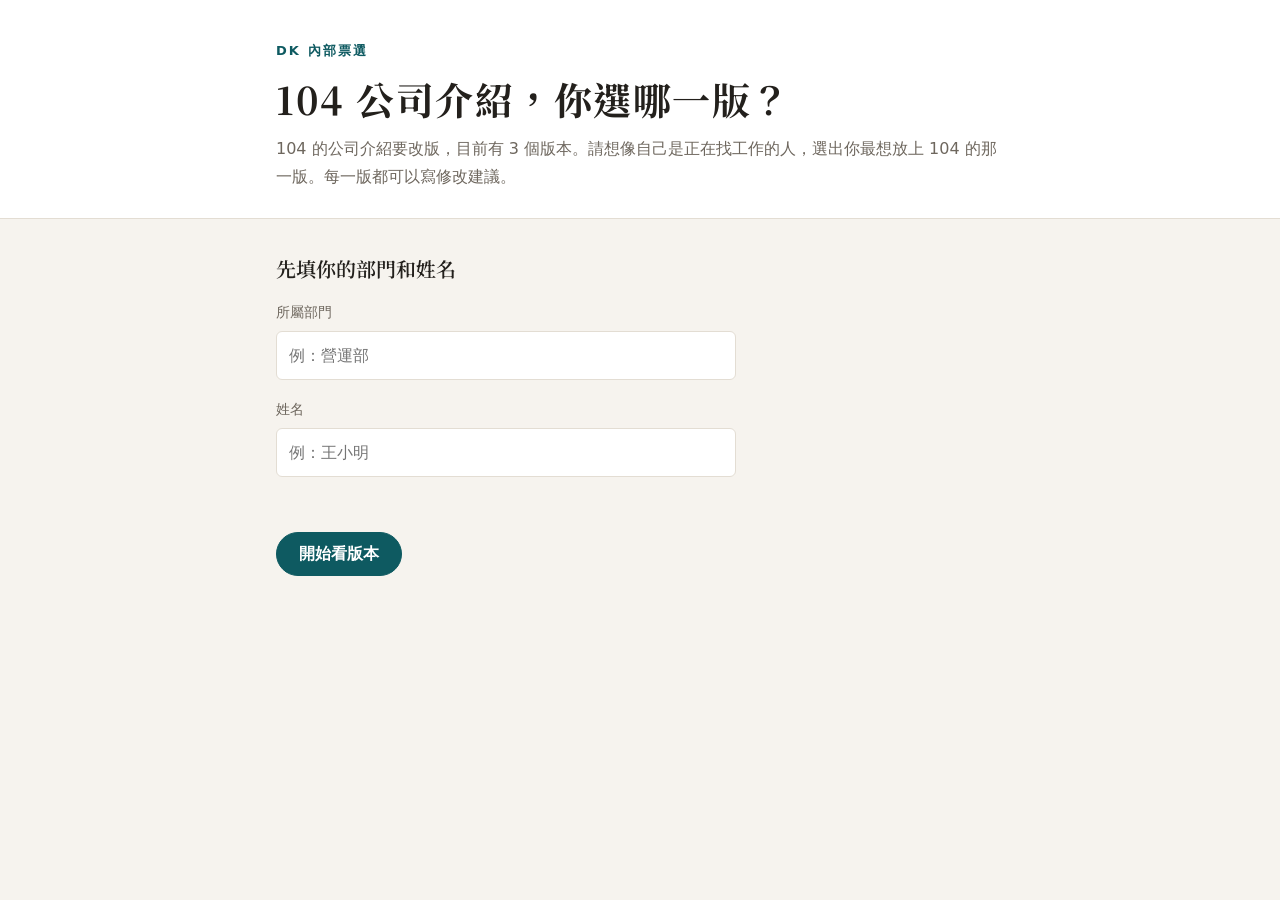
<file: index.html>
<!doctype html>
<html lang="zh-Hant">
<head>
<meta charset="utf-8">
<meta name="viewport" content="width=device-width,initial-scale=1">
<title>104 公司介紹票選</title>
<meta name="robots" content="noindex,nofollow">
<link rel="preconnect" href="https://fonts.googleapis.com">
<link rel="preconnect" href="https://fonts.gstatic.com" crossorigin>
<link rel="stylesheet" href="https://fonts.googleapis.com/css2?family=Noto+Serif+TC:wght@600;700&display=swap">
<link rel="stylesheet" href="style.css?v=2">
</head>
<body>

<header class="masthead">
  <div class="wrap">
    <p class="eyebrow">DK 內部票選</p>
    <h1>104 公司介紹，你選哪一版？</h1>
    <p class="lede">104 的公司介紹要改版，目前有 <span id="total">3</span> 個版本。請想像自己是正在找工作的人，選出你最想放上 104 的那一版。每一版都可以寫修改建議。</p>
  </div>
</header>

<main>
  <!-- 步驟一：部門／姓名 -->
  <section id="step-who" class="wrap narrow">
    <form id="who-form" class="who" novalidate>
      <h2>先填你的部門和姓名</h2>
      <label class="field" for="dept">
        <span>所屬部門</span>
        <input type="text" id="dept" name="dept" autocomplete="organization-title" maxlength="40" placeholder="例：營運部" required>
      </label>
      <label class="field" for="name">
        <span>姓名</span>
        <input type="text" id="name" name="name" autocomplete="name" maxlength="40" placeholder="例：王小明" required>
      </label>
      <p class="form-msg" id="who-msg" role="alert"></p>
      <div><button class="btn" type="submit">開始看版本</button></div>
    </form>
  </section>

  <!-- 步驟二：讀版本、投票 -->
  <section id="step-vote" hidden>
    <div class="votebar">
      <div class="wrap">
        <div class="voter"><span class="muted">投票人</span><strong id="voter-label"></strong><button type="button" class="linkish" id="edit-who">修改</button></div>
        <div class="count" id="pick-status">還沒選</div>
        <button type="button" class="btn" id="submit-top">送出投票</button>
        <p class="bar-hint" id="bar-hint" role="status"></p>
      </div>
    </div>

    <div class="wrap narrow">
      <p class="howto">三個版本的順序每個人看到的不一樣，請每版都讀完再決定。看完按「選這版」，修改建議可以寫在任何一版下面，不一定要是你選的那版。填到一半關掉也沒關係，這台電腦會記住你填過的內容。</p>

      <nav class="jump" aria-label="跳到版本" id="jump"></nav>

      <details class="current">
        <summary>對照：目前 104 上的版本（不列入投票）</summary>
        <div id="current"></div>
      </details>

      <ol class="versions" id="versions"></ol>

      <section class="submit-panel" aria-labelledby="submit-title">
        <h2 id="submit-title">確認後送出</h2>
        <label class="note" for="overall">
          <span>整體建議（選填）</span>
        </label>
        <textarea id="overall" maxlength="2000"></textarea>
        <div id="summary"></div>
        <p class="form-msg" id="submit-msg" role="alert"></p>
        <div><button type="button" class="btn" id="submit-bottom">送出投票</button></div>
      </section>
    </div>
  </section>

  <!-- 步驟三：送出完成 -->
  <section id="step-done" class="wrap narrow" hidden>
    <div class="done">
      <p class="ok">已收到你的投票，謝謝！</p>
      <h2>你這次送出的內容</h2>
      <div id="done-summary"></div>
      <p class="muted">想改的話可以回去修改後再送一次，我們只會算你最後一次送出的版本。</p>
      <div class="row"><a class="btn" href="board.html">看目前票選結果</a><button type="button" class="btn ghost" id="back-to-vote">回去修改</button></div>
    </div>
  </section>
</main>

<script src="config.js?v=2"></script>
<script src="versions.js?v=2"></script>
<script src="common.js?v=2"></script>
<script src="app.js?v=2"></script>
</body>
</html>
</file>
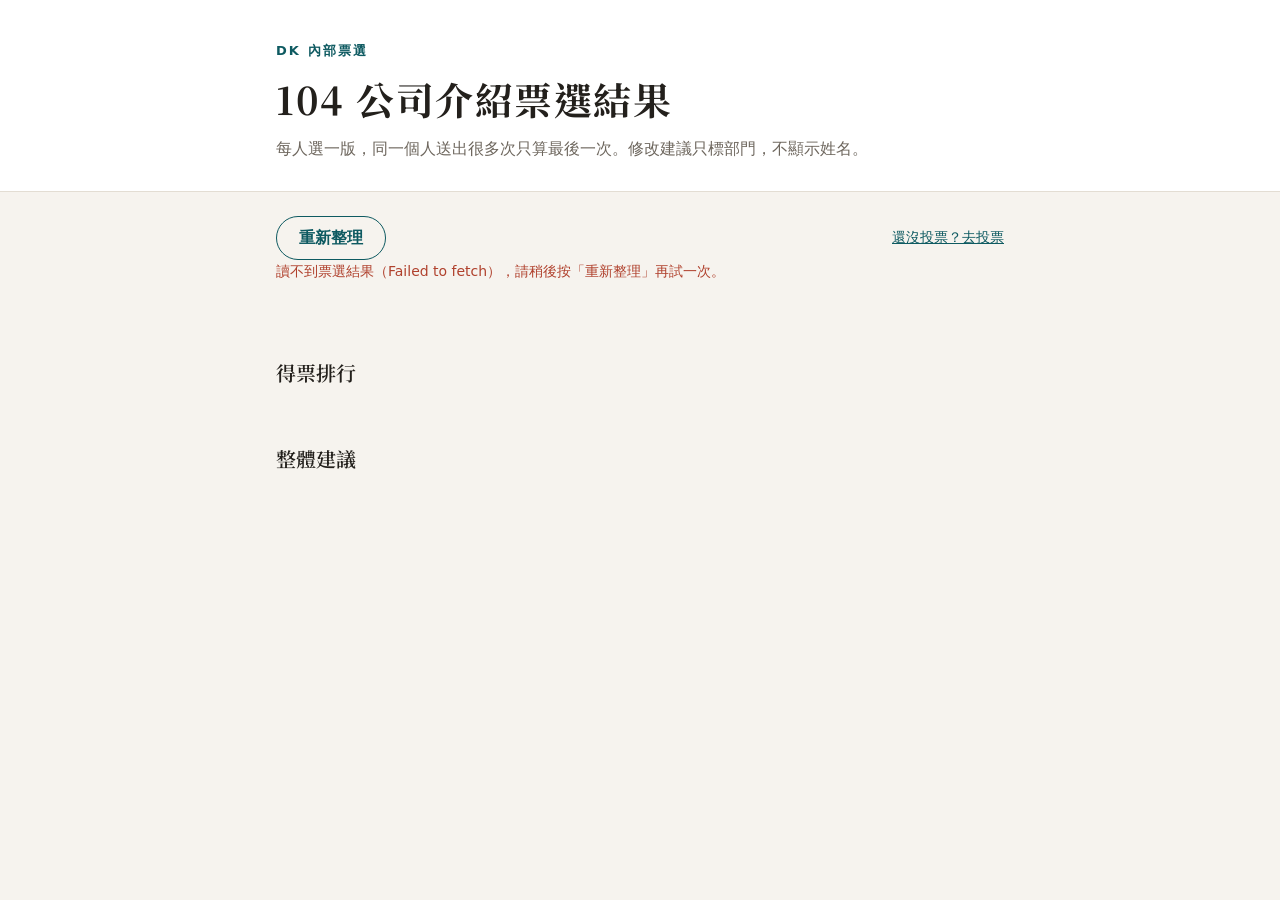
<file: board.html>
<!doctype html>
<html lang="zh-Hant">
<head>
<meta charset="utf-8">
<meta name="viewport" content="width=device-width,initial-scale=1">
<title>104 公司介紹票選結果</title>
<meta name="robots" content="noindex,nofollow">
<link rel="preconnect" href="https://fonts.googleapis.com">
<link rel="preconnect" href="https://fonts.gstatic.com" crossorigin>
<link rel="stylesheet" href="https://fonts.googleapis.com/css2?family=Noto+Serif+TC:wght@600;700&display=swap">
<link rel="stylesheet" href="style.css?v=2">
</head>
<body>

<header class="masthead">
  <div class="wrap">
    <p class="eyebrow">DK 內部票選</p>
    <h1>104 公司介紹票選結果</h1>
    <p class="lede">每人選一版，同一個人送出很多次只算最後一次。修改建議只標部門，不顯示姓名。</p>
  </div>
</header>

<main class="wrap narrow">
  <div class="row board-tools">
    <button type="button" class="btn ghost" id="refresh">重新整理</button>
    <span class="muted" id="updated">讀取中…</span>
    <a class="board-link" href="./">還沒投票？去投票</a>
  </div>
  <p class="form-msg" id="board-msg" role="alert"></p>

  <div class="stats" id="stats"></div>
  <ul class="chips" id="depts"></ul>

  <h2 class="section-title">得票排行</h2>
  <ol class="rank" id="rank"></ol>

  <section class="overall-block">
    <h2 class="section-title">整體建議</h2>
    <div class="notes" id="overall" style="border-top:0"></div>
  </section>
</main>

<script src="config.js?v=2"></script>
<script src="versions.js?v=2"></script>
<script src="common.js?v=2"></script>
<script src="board.js?v=2"></script>
</body>
</html>
</file>
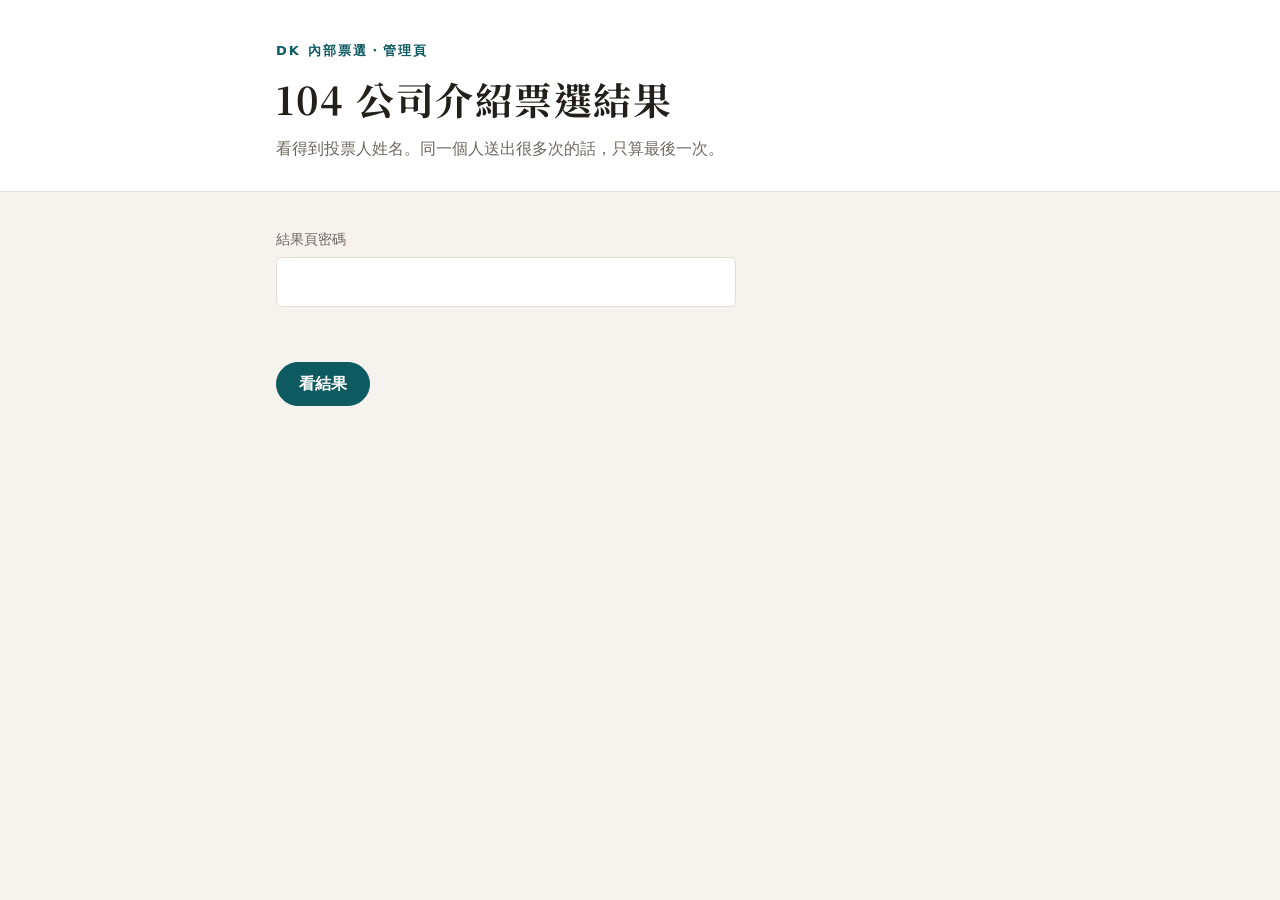
<file: results.html>
<!doctype html>
<html lang="zh-Hant">
<head>
<meta charset="utf-8">
<meta name="viewport" content="width=device-width,initial-scale=1">
<title>票選結果管理頁</title>
<meta name="robots" content="noindex,nofollow">
<link rel="preconnect" href="https://fonts.googleapis.com">
<link rel="preconnect" href="https://fonts.gstatic.com" crossorigin>
<link rel="stylesheet" href="https://fonts.googleapis.com/css2?family=Noto+Serif+TC:wght@600;700&display=swap">
<link rel="stylesheet" href="style.css?v=2">
</head>
<body>

<header class="masthead">
  <div class="wrap">
    <p class="eyebrow">DK 內部票選・管理頁</p>
    <h1>104 公司介紹票選結果</h1>
    <p class="lede">看得到投票人姓名。同一個人送出很多次的話，只算最後一次。</p>
  </div>
</header>

<main class="wrap narrow">
  <form id="pw-form" class="who" novalidate>
    <label class="field" for="pw">
      <span>結果頁密碼</span>
      <input type="password" id="pw" autocomplete="current-password" required>
    </label>
    <p class="form-msg" id="pw-msg" role="alert"></p>
    <div><button class="btn" type="submit">看結果</button></div>
  </form>

  <section id="results" hidden>
    <div class="row board-tools">
      <button type="button" class="btn ghost" id="refresh">重新整理</button>
      <span class="muted" id="updated"></span>
    </div>
    <div class="stats" id="stats"></div>
    <ul class="chips" id="depts"></ul>

    <h2 class="section-title">得票排行與建議</h2>
    <ol class="rank" id="rank"></ol>

    <h2 class="section-title">整體建議</h2>
    <div class="notes" id="overall" style="border-top:0"></div>

    <h2 class="section-title">投票名單</h2>
    <p class="muted" style="margin:6px 0 0">依最後一次送出時間排序，新的在上面。</p>
    <div class="table-scroll" style="margin-bottom:72px">
      <table class="roster">
        <thead><tr><th>送出時間</th><th>部門</th><th>姓名</th><th>選的版本</th><th>建議</th></tr></thead>
        <tbody id="roster"></tbody>
      </table>
    </div>
  </section>
</main>

<script src="config.js?v=2"></script>
<script src="versions.js?v=2"></script>
<script src="common.js?v=2"></script>
<script src="results.js?v=2"></script>
</body>
</html>
</file>
<file: style.css>
/* 版面概念：像攤在桌上的三份文稿。米白紙底、深墨字，墨綠只用在「已選」和可以按的地方。
   內文寬度壓在一行約 36 個中文字，方便大家真的把每一版讀完。 */
:root {
  --paper: #f6f3ee;
  --card: #ffffff;
  --line: #e3ddd3;
  --ink: #23201c;
  --muted: #6e675e;
  --accent: #0e5a61;
  --accent-soft: #e2efee;
  --warn: #b0412d;
  --ok: #2f7a4f;
  --font-display: "Noto Serif TC", "Songti TC", "PMingLiU", serif;
  --font-body: "PingFang TC", "Microsoft JhengHei", "Noto Sans TC", system-ui, sans-serif;
  color-scheme: light;
}

* { box-sizing: border-box; }
html { -webkit-text-size-adjust: 100%; scroll-padding-top: 76px; }
body { margin: 0; background: var(--paper); color: var(--ink); font: 16px/1.7 var(--font-body); }
.wrap { max-width: 1080px; margin: 0 auto; padding-inline: 16px; }
.wrap.narrow { max-width: 760px; }
.muted { color: var(--muted); }

/* ── 標頭 ── */
.masthead { padding-block: 40px 28px; border-bottom: 1px solid var(--line); background: var(--card); }
.masthead .wrap { max-width: 760px; }
.eyebrow { font-size: 13px; letter-spacing: .16em; color: var(--accent); margin: 0 0 12px; font-weight: 600; }
.masthead h1 { font: 700 clamp(26px, 5vw, 38px)/1.3 var(--font-display); letter-spacing: .04em; margin: 0 0 12px; text-wrap: balance; }
.lede { color: var(--muted); margin: 0; }

/* ── 表單 ── */
.who { max-width: 460px; margin-block: 36px 64px; display: grid; gap: 18px; }
.who h2 { font: 600 20px/1.4 var(--font-display); margin: 0; }
.field { display: grid; gap: 6px; }
.field span, .note span { font-size: 14px; color: var(--muted); }
input[type="text"], input[type="password"], textarea {
  width: 100%; background: var(--card); color: var(--ink);
  border: 1px solid var(--line); border-radius: 6px; padding: 10px 12px; font: inherit;
}
textarea { min-height: 84px; resize: vertical; font-size: 15px; }
input:focus-visible, textarea:focus-visible, button:focus-visible, summary:focus-visible, a:focus-visible {
  outline: 2px solid var(--accent); outline-offset: 2px;
}
.btn {
  appearance: none; border: 1px solid var(--accent); background: var(--accent); color: #fff;
  font: 600 16px/1 var(--font-body); padding: 13px 22px; border-radius: 999px; cursor: pointer;
}
a.btn { display: inline-block; text-decoration: none; }
.btn:disabled { opacity: .45; cursor: not-allowed; }
.btn.ghost { background: transparent; color: var(--accent); }
.form-msg { min-height: 1.4em; margin: 0; font-size: 14px; color: var(--warn); }
.row { display: flex; flex-wrap: wrap; gap: 10px; }

/* ── 黏在頂端的投票列 ── */
.votebar {
  position: sticky; top: 0; z-index: 5;
  background: color-mix(in srgb, var(--card) 94%, transparent);
  backdrop-filter: blur(8px); border-bottom: 1px solid var(--line);
}
.votebar .wrap { display: flex; flex-wrap: wrap; align-items: center; gap: 8px 16px; padding-block: 10px; max-width: 760px; }
.voter { display: flex; align-items: center; gap: 8px; min-width: 0; font-size: 15px; }
.voter strong { font-weight: 600; overflow-wrap: anywhere; }
.linkish { appearance: none; background: none; border: 0; padding: 0; color: var(--accent); font: inherit; font-size: 14px; cursor: pointer; text-decoration: underline; }
.count { margin-left: auto; font-size: 14px; color: var(--muted); }
.votebar .btn { padding: 10px 18px; font-size: 15px; }
.bar-hint { flex-basis: 100%; margin: 0; font-size: 13px; color: var(--warn); }
.bar-hint:empty { display: none; }
@media (max-width: 520px) {
  .voter .muted { display: none; }
  .votebar .btn { padding: 9px 14px; font-size: 14px; }
}

.howto { color: var(--muted); margin: 24px 0 16px; }

/* ── 跳轉列 ── */
.jump { display: flex; flex-wrap: wrap; gap: 8px; margin-bottom: 16px; }
.jump a {
  display: inline-flex; align-items: baseline; gap: 6px; text-decoration: none; color: var(--ink);
  background: var(--card); border: 1px solid var(--line); border-radius: 999px; padding: 6px 14px; font-size: 15px;
}
.jump a b { color: var(--accent); }
.jump a small { color: var(--muted); font-size: 12px; }

/* ── 目前 104 版（對照） ── */
.current { background: transparent; border: 1px dashed var(--line); border-radius: 10px; padding: 12px 16px; margin-bottom: 8px; }
.current summary { cursor: pointer; color: var(--muted); font-size: 15px; }
.current[open] summary { margin-bottom: 8px; }
.current .copy { color: var(--muted); }

/* ── 版本卡 ── */
.versions { list-style: none; margin: 20px 0 0; padding: 0; display: grid; gap: 28px; }
.version {
  background: var(--card); border: 1px solid var(--line); border-radius: 12px;
  padding: clamp(18px, 4vw, 32px); transition: border-color .15s, box-shadow .15s;
}
.version.is-picked { border-color: var(--accent); box-shadow: 0 0 0 2px var(--accent) inset; }
.version-head { display: flex; flex-wrap: wrap; align-items: center; gap: 6px 14px; padding-bottom: 14px; margin-bottom: 18px; border-bottom: 1px solid var(--line); }
.letter {
  display: inline-grid; place-items: center; width: 36px; height: 36px; border-radius: 50%;
  background: var(--accent-soft); color: var(--accent); font: 700 18px/1 var(--font-display);
}
.version.is-picked .letter { background: var(--accent); color: #fff; }
.version-head h2 { font: 600 21px/1.35 var(--font-display); margin: 0; }
.meta { font-size: 13px; color: var(--muted); font-variant-numeric: tabular-nums; margin: 0; }
.version-head .meta { margin-left: auto; }

.copy { font-size: 16px; line-height: 1.95; max-width: 36em; }
.copy p { margin: 0 0 .9em; }
.copy b { font-weight: 700; }
.copy .copy-b { font-weight: 700; }
.copy-h { font: 700 20px/1.5 var(--font-display); margin: 0 0 .8em; text-wrap: balance; }
.copy-h2 { font: 700 17px/1.5 var(--font-body); margin: 1.6em 0 .5em; color: var(--accent); }
.copy-h + .copy-h2, .copy > .copy-h2:first-child { margin-top: 0; }
.copy ul { margin: 0 0 .9em; padding-left: 1.3em; }
.copy li { margin-bottom: .35em; }

.version-foot { display: grid; gap: 10px; margin-top: 20px; padding-top: 18px; border-top: 1px solid var(--line); }
.pick {
  appearance: none; width: 100%; border: 1px solid var(--accent); background: transparent; color: var(--accent);
  font: 600 16px/1 var(--font-body); padding: 14px; border-radius: 8px; cursor: pointer;
}
.pick:hover { background: var(--accent-soft); }
.pick[aria-pressed="true"] { background: var(--accent); color: #fff; }
.note { display: grid; gap: 6px; }

/* ── 送出 ── */
.submit-panel { margin-block: 40px 72px; padding-top: 24px; border-top: 1px solid var(--line); display: grid; gap: 14px; }
.submit-panel h2, .done h2 { font: 600 20px/1.4 var(--font-display); margin: 0; }
.summary-list { margin: 0 0 6px; padding-left: 1.2em; color: var(--muted); }
.summary-list li { overflow-wrap: anywhere; white-space: pre-line; }
.summary-list b { color: var(--ink); font-weight: 600; }
.summary-quote { margin: 0; white-space: pre-line; color: var(--ink); overflow-wrap: anywhere; }
.done { margin-block: 40px 72px; display: grid; gap: 14px; }
.done .ok { color: var(--ok); font-weight: 600; margin: 0; }

/* ── 結果頁 ── */
.stats { display: flex; flex-wrap: wrap; gap: 12px 32px; margin: 28px 0 8px; }
.stat b { display: block; font: 700 32px/1.1 var(--font-display); font-variant-numeric: tabular-nums; }
.stat span { font-size: 13px; color: var(--muted); }
.chips { display: flex; flex-wrap: wrap; gap: 8px; margin: 8px 0 0; padding: 0; list-style: none; }
.chips li { background: var(--card); border: 1px solid var(--line); border-radius: 999px; padding: 3px 10px; font-size: 13px; color: var(--muted); }
.section-title { font: 600 20px/1.4 var(--font-display); margin: 40px 0 0; }
.board-tools { margin-top: 24px; align-items: center; }
.board-link { margin-left: auto; color: var(--accent); font-size: 14px; }

.rank { list-style: none; margin: 18px 0 0; padding: 0; display: grid; gap: 16px; }
.rank > li { background: var(--card); border: 1px solid var(--line); border-radius: 12px; padding: 18px 20px; display: grid; gap: 10px; }
.rank > li.is-top { border-color: var(--accent); }
.rank-head { display: flex; flex-wrap: wrap; align-items: center; gap: 6px 12px; }
.rank-pos { font: 700 15px/1 var(--font-body); color: var(--accent); }
.rank-head h3 { font: 600 19px/1.35 var(--font-display); margin: 0; }
.meter { display: flex; align-items: center; gap: 10px; }
.meter .bar { flex: 1; height: 10px; background: var(--accent-soft); border-radius: 99px; overflow: hidden; }
.meter .fill { height: 100%; background: var(--accent); border-radius: 99px; }
.meter .n { font-size: 14px; font-variant-numeric: tabular-nums; min-width: 6em; text-align: right; }
.by-dept { margin: 0; font-size: 14px; color: var(--muted); overflow-wrap: anywhere; }
.notes { border-top: 1px solid var(--line); padding-top: 10px; }
.notes-title { margin: 0 0 8px; font-size: 14px; color: var(--muted); }
.notes ul { margin: 0; padding: 0; list-style: none; display: grid; gap: 8px; }
.notes li { background: var(--paper); border-radius: 8px; padding: 10px 12px; white-space: pre-line; overflow-wrap: anywhere; font-size: 15px; }
.notes li .by { display: block; font-size: 12px; color: var(--accent); margin-bottom: 2px; }
.overall-block { margin-bottom: 72px; }

.table-scroll { overflow-x: auto; margin-top: 14px; border: 1px solid var(--line); border-radius: 8px; background: var(--card); }
.roster { width: 100%; border-collapse: collapse; font-size: 14px; min-width: 560px; }
.roster th, .roster td { text-align: left; vertical-align: top; padding: 10px 12px; border-bottom: 1px solid var(--line); }
.roster th { font-weight: 600; color: var(--muted); font-size: 13px; white-space: nowrap; }
.roster tbody tr:last-child td { border-bottom: 0; }
.roster td.num { font-variant-numeric: tabular-nums; white-space: nowrap; color: var(--muted); }

@media (prefers-reduced-motion: reduce) { * { transition: none !important; } }
</file>
